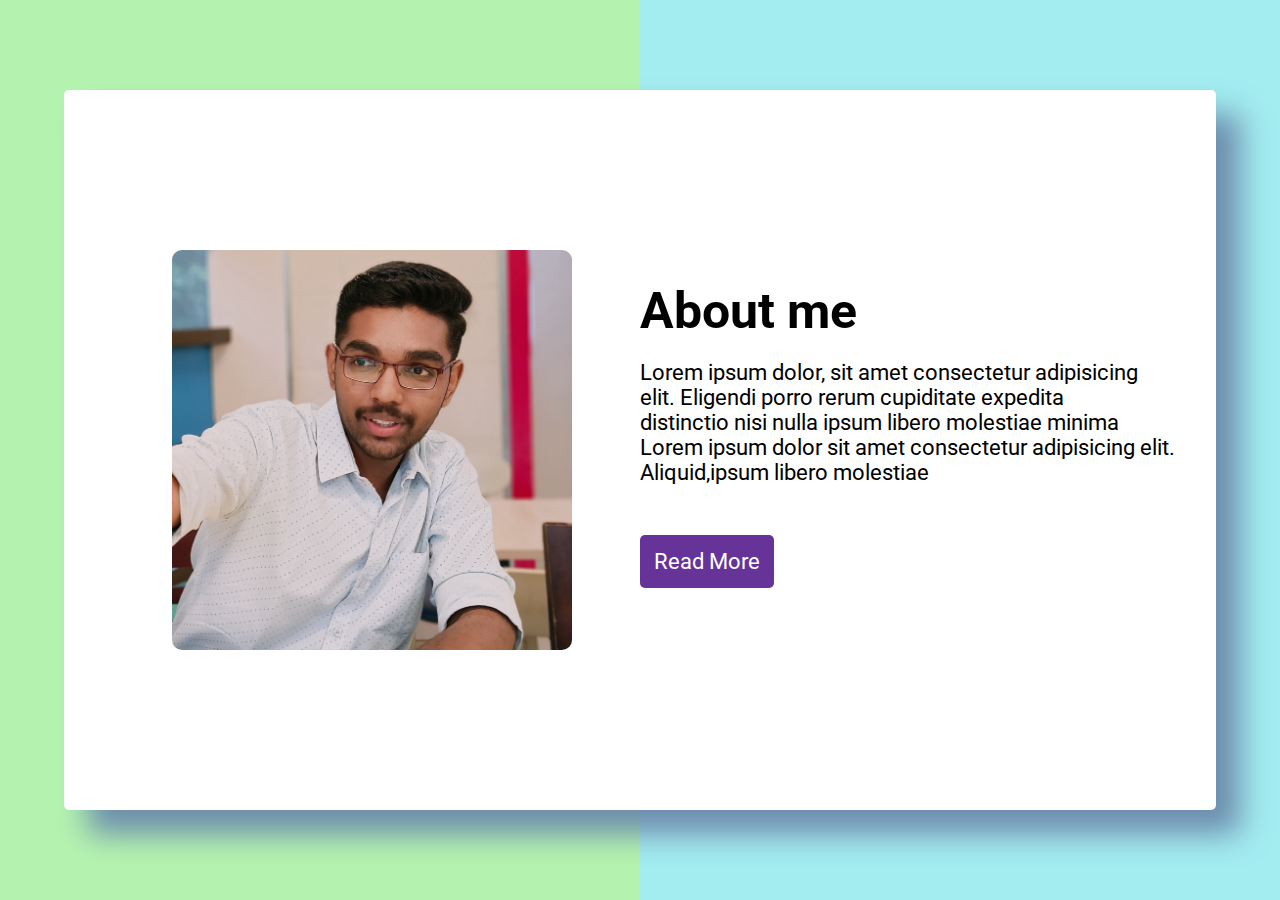
<file: about.html>
<!DOCTYPE html>
<html lang="en">
<head>
    <meta charset="UTF-8">
    <meta http-equiv="X-UA-Compatible" content="IE=edge">
    <meta name="viewport" content="width=device-width, initial-scale=1.0">
    <link rel="stylesheet" href="aboutstyle.css">
    <link rel="stylesheet" href="styles.css">
    <title>Preview About</title>
</head>
<body>
  <nav>
    <div class="nav__content">
      <div class="logo"><a href="#">Mitchell</a></div>
      <label for="check" class="checkbox">
        <i class="ri-menu-line"></i>
      </label>
      <input type="checkbox" name="check" id="check" />
      <ul>
        <li><a href="index.html">Home</a></li>
        <li><a href="about.html">About</a></li>
        <li><a href="https://drive.google.com/file/d/1vPb67wrJ94ApSTgm2vnWaOiIqZBl_Xlg/view?usp=sharing">Resume</a></li>
        <li><a href="mailto:mohsinahmedmn004@gmail.com">Contact</a></li>
      </ul>
    </div>
  </nav>

    <div class="wrapper">

        <div class="background-container">
            <div class="bg-1"></div>
            <div class="bg-2"></div>
    
        </div>
        <div class="about-container">
            
            <div class="image-container">
                <img src="adithiya.jpg" alt="">
                
            </div>

            <div class="text-container">
                <h1>About me</h1>
                <p>Lorem ipsum dolor, sit amet consectetur adipisicing elit. Eligendi porro rerum cupiditate expedita <br> distinctio nisi nulla ipsum libero molestiae minima Lorem ipsum dolor sit amet consectetur adipisicing elit. Aliquid,ipsum libero molestiae</p>
                <a href="">Read More</a>
            </div>
            
        </div>
    </div>
    

</body>
</html>
</file>
<file: aboutstyle.css>
@import url('https://fonts.googleapis.com/css2?family=Roboto:wght@300;400;500;700&display=swap');
*{
    padding: 0;
    margin: 0;
    box-sizing: border-box;
    font-family: 'Roboto', sans-serif;
}
.wrapper{
    position: relative;
    display: flex;
    justify-content: center;
    align-items: center;
}
.background-container{
    width: 100%;
    min-height: 100vh;
    display: flex; 
}
.bg-1{
    flex: 1;
    background-color: rgb(180, 243, 175);
}
.bg-2{
    flex: 1;
    background-color: rgb(163, 236, 240);
}
.about-container{
    width: 85%;
    min-height: 80vh;
    position: absolute;
    background-color: white;
    box-shadow: 24px 24px 30px #6d8dad;
    display: flex;
    justify-content: center;
    align-items: center;
    padding: 20px 40px;
    border-radius: 5px;
}
.image-container{
    flex: 1;
    display: flex;
    justify-content: center;
    align-items: center;
}
.image-container img {
    width: 500px;
    height: 500px;
    margin: 20px;
    border-radius: 10px;
}
.text-container{
    flex: 1;
    display: flex;
    justify-content: center;
    align-items: flex-start;
    flex-direction: column;
    font-size: 22px;
}
.text-container h1{
    font-size: 70px;
    padding: 20px 0px;
}
.text-container a{
    text-decoration: none;
    padding: 12px;
    margin: 50px 0px;
    background-color: rebeccapurple;
    border: 2px solid transparent;
    color: white;
    border-radius: 5px;
    transition: .3s all ease;
}
.text-container a:hover{
    background-color: transparent;
    color: black;
    border: 2px solid rebeccapurple;
}
@media screen and (max-width: 1600px){
    .about-container{
        width: 90%;
    }
    .image-container img{
        width: 400px;
        height: 400px;
    }
    .text-container h1{
        font-size: 50px;
    }
}
@media screen and (max-width: 1100px){
    .about-container{
        flex-direction: column;
    }
    .image-container img{
        width: 300px;
        height: 300px;
    }
    .text-container {
        align-items: center;
    }
}
</file>
<file: styles.css>
@import url("https://fonts.googleapis.com/css2?family=Poppins:wght@400;600;700&display=swap");

:root {
  --primary-color: #a855f7;
  --primary-color-dark: #9333ea;
  --secondary-color: #ca8a04;
  --text-dark: #1f2937;
  --text-light: #6b7280;
  --extra-light: #faf5ff;
  --max-width: 1200px;
}

* {
  padding: 0;
  margin: 0;
  box-sizing: border-box;
}

a {
  text-decoration: none;
}

body {
  font-family: "Poppins", sans-serif;
}

nav {
  width: 100%;
  position: fixed;
  top: 0;
  left: 0;
  background-color: skyblue
  z-index: 99;
}

.nav__content {
  max-width: var(--max-width);
  margin: auto;
  padding: 1.5rem 1rem;
  display: flex;
  align-items: center;
  justify-content: space-between;
}

nav .logo a {
  font-size: 140px;
  font-weight: 600;
  color: skyblue
  transition: 0.3s;
}
nav .logo a:hover {
  color: var(--primary-color-dark);
}

nav .checkbox {
  display: none;
}

nav input {
  display: none;
}
nav .checkbox i {
  font-size: 2rem;
  color: var(--primary-color);
  cursor: pointer;
}

ul {
  display: flex;
  align-items: center;
  gap: 1rem;
  list-style: none;
  transition: left 0.3s;
}

ul li a {
  padding: 0.5rem 1rem;
  border: 2px solid transparent;
  text-decoration: none;
  font-weight: 600;
  color: var(--text-dark);
  transition: 0.3s;
}

ul li a:hover {
  border-top-color: var(--secondary-color);
  border-bottom-color: var(--secondary-color);
  color: var(--secondary-color);
}

.section {
  background-color: rgb(199, 217, 199);
}

.section__container {
  min-height: 100vh;
  max-width: var(--max-width);
  margin: auto;
  padding: 1rem;
  display: grid;
  grid-template-columns: repeat(2, 1fr);
  gap: 4rem;
}

.content {
  display: flex;
  flex-direction: column;
  justify-content: center;
}

.subtitle {
  letter-spacing: 2px;
  color: var(--text-light);
  font-weight: 600;
  margin-bottom: 0.5rem;
}

.title {
  font-size: 2.5rem;
  font-weight: 400;
  line-height: 3rem;
  color: var(--text-dark);
  margin-bottom: 1rem;
}

.title span {
  font-weight: 600;
}

.description {
  line-height: 1.5rem;
  color: var(--text-light);
  margin-bottom: 2rem;
}

.action__btns {
  display: flex;
  gap: 1rem;
}

.action__btns button {
  font-size: 1rem;
  font-weight: 600;
  letter-spacing: 2px;
  padding: 1rem 2rem;
  outline: none;
  border: 2px solid var(--primary-color);
  border-radius: 10px;
  transition: 0.3s;
  cursor: pointer;
}

.hire__me {
  background-color: blue
}

.hire__me:hover {
  background-color: RED
}

.portfolio {
  color: var(--primary-color);
}

.portfolio:hover {
  background-color: var(--primary-color-dark);
  color: #ffffff;
}

.image {
  display: grid;
  place-items: center;
}

.image img {
  width: min(25rem, 90%);
  border-radius: 20px;
}

@media (width < 750px) {
  nav .checkbox {
    display: block;
  }

  ul {
    position: absolute;
    width: 100%;
    height: calc(100vh - 85px);
    left: -100%;
    top: 85px;
    background-color: var(--extra-light);
    flex-direction: column;
    justify-content: center;
    gap: 3rem;
  }

  nav #check:checked ~ ul {
    left: 0;
  }

  ul li a {
    font-size: 1.25rem;
  }

  .section__container {
    padding: 10rem 1rem 5rem 1rem;
    text-align: center;
    grid-template-columns: repeat(1, 1fr);
  }

  .image {
    grid-area: 1/1/2/2;
  }

  .action__btns {
    margin: auto;
  }
}
</file>
